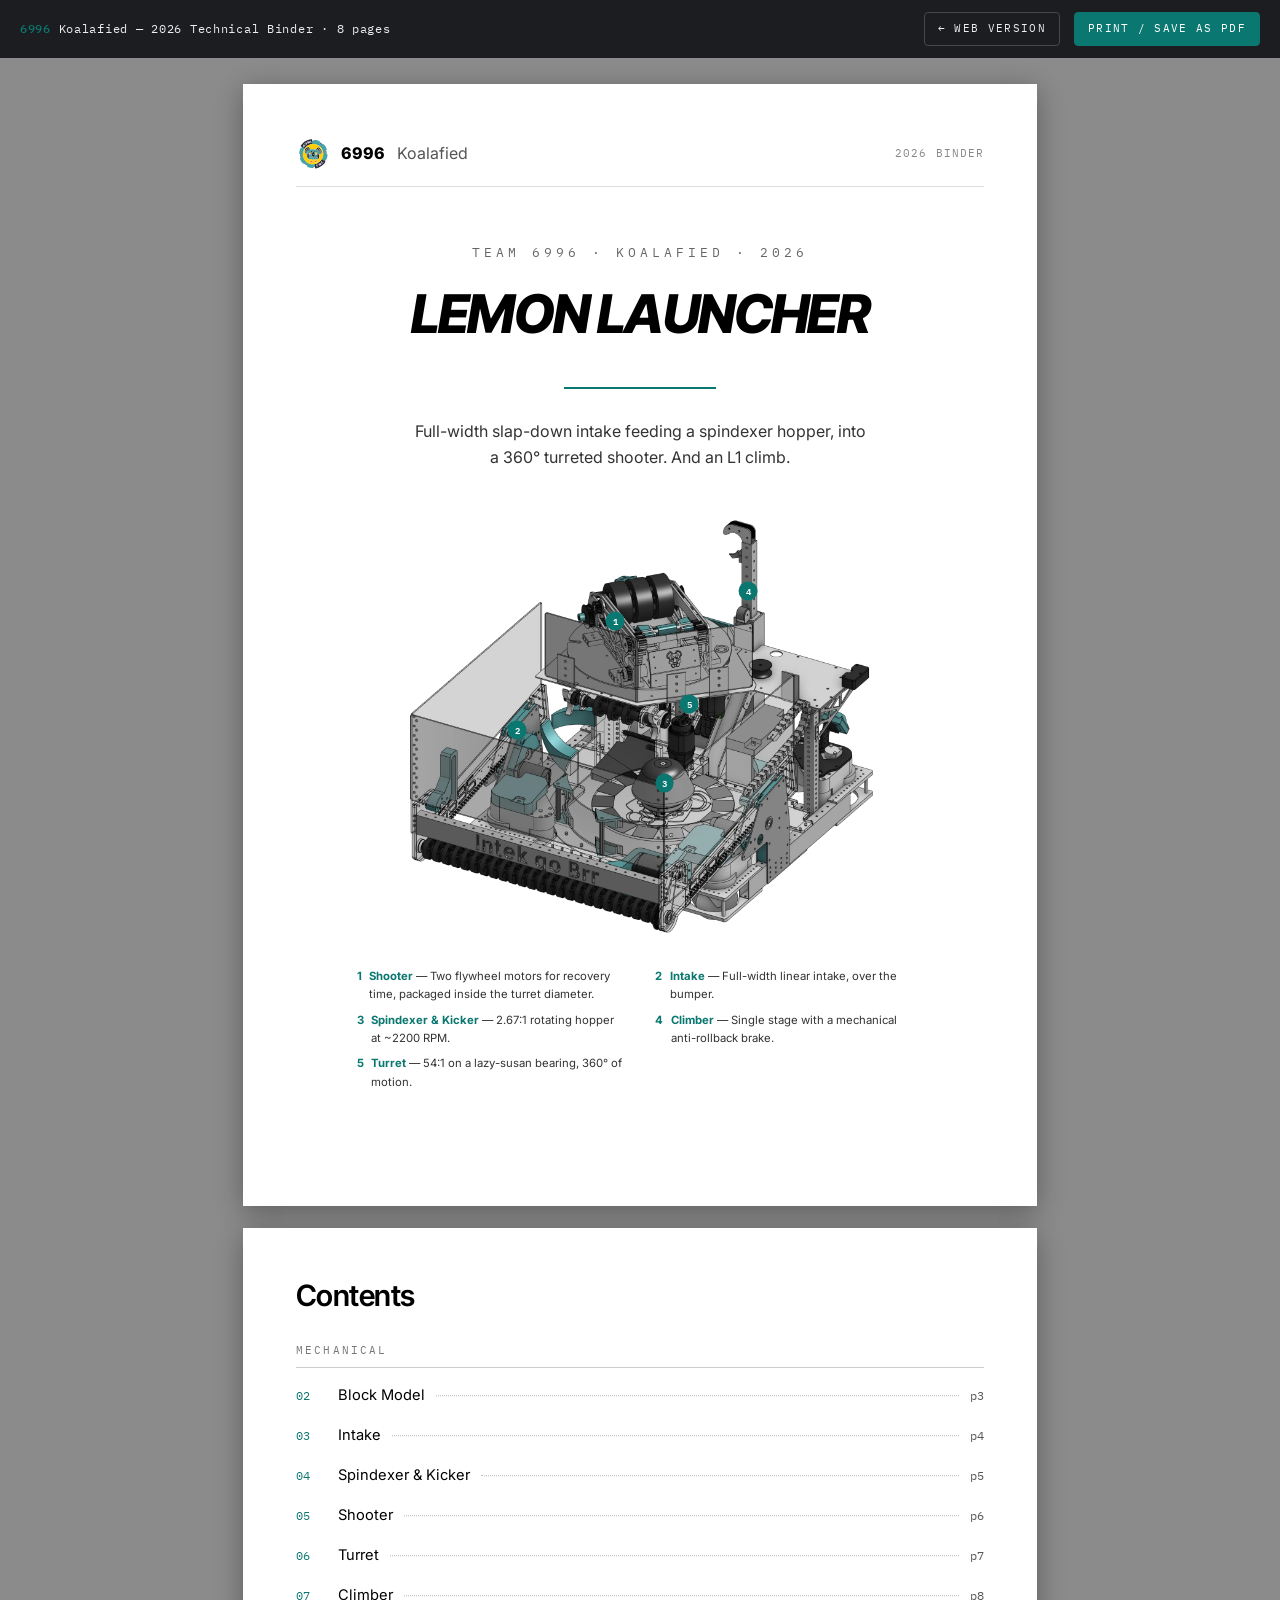
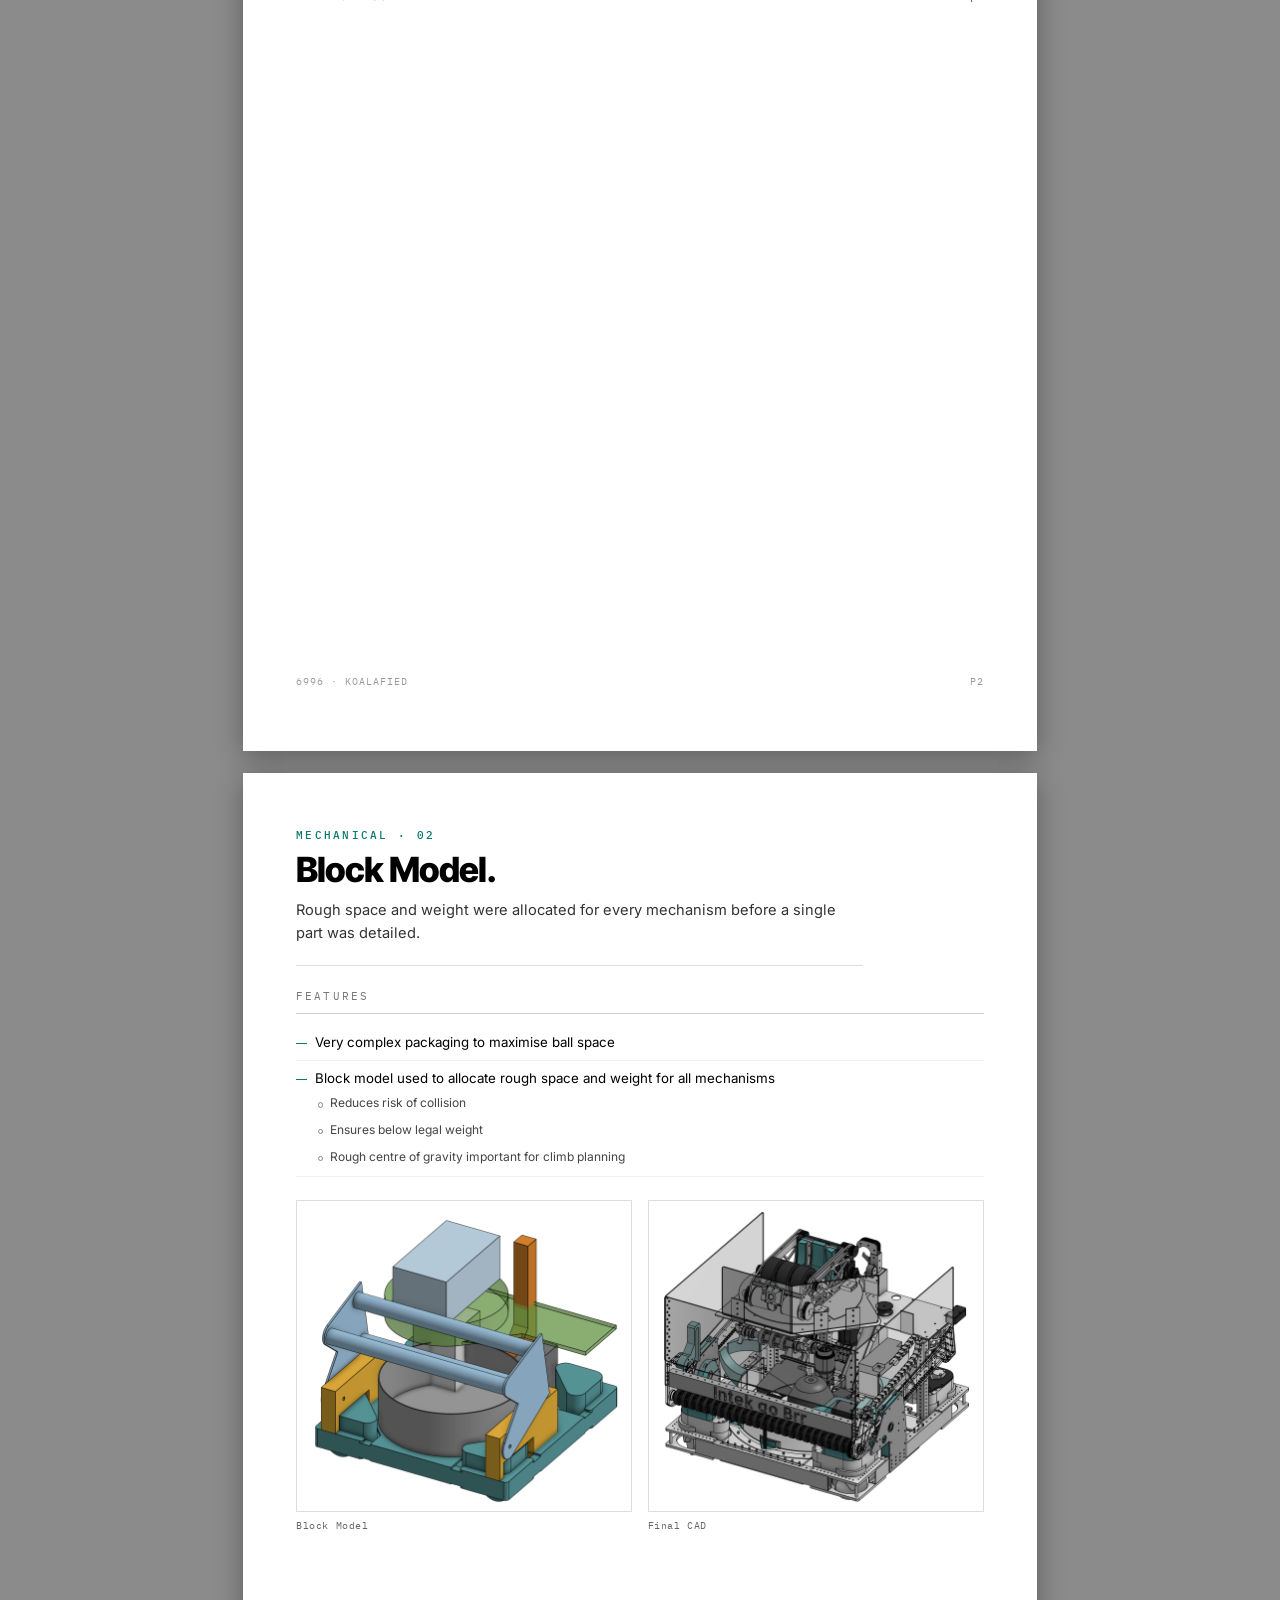
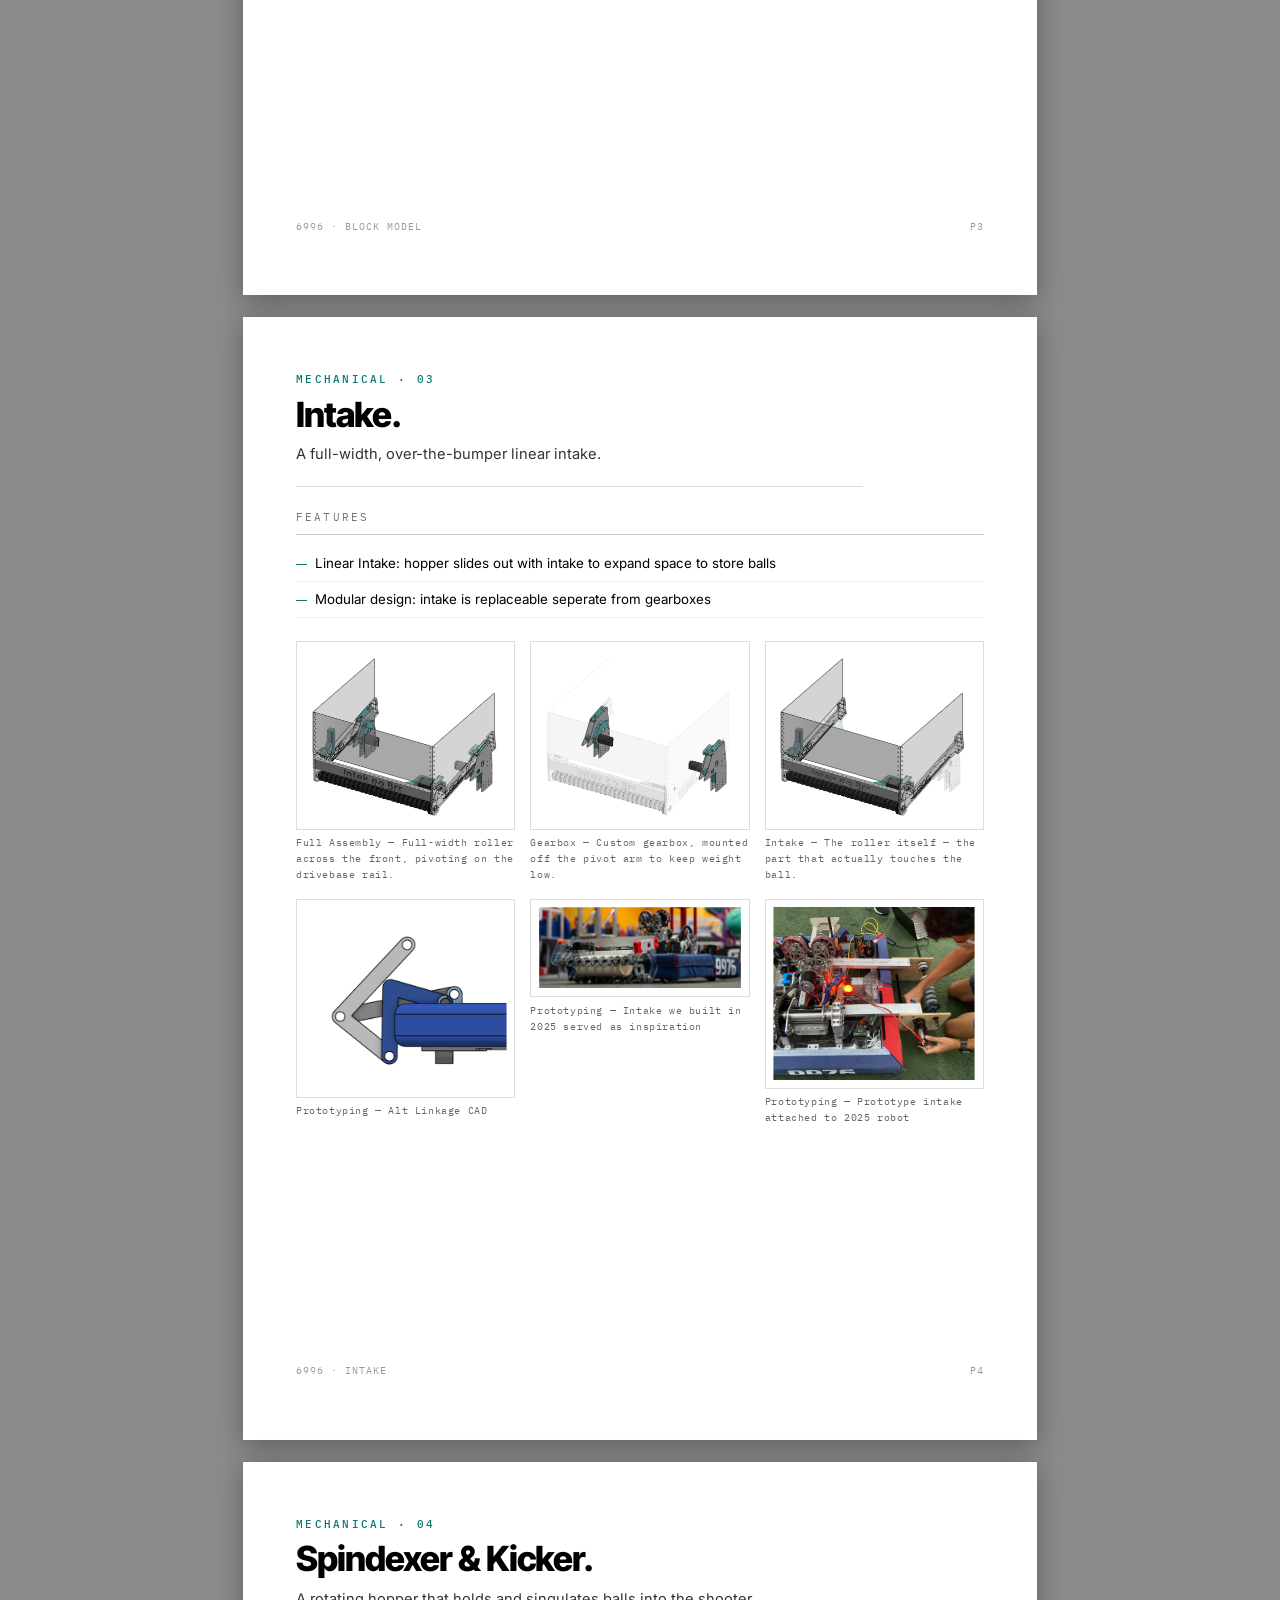
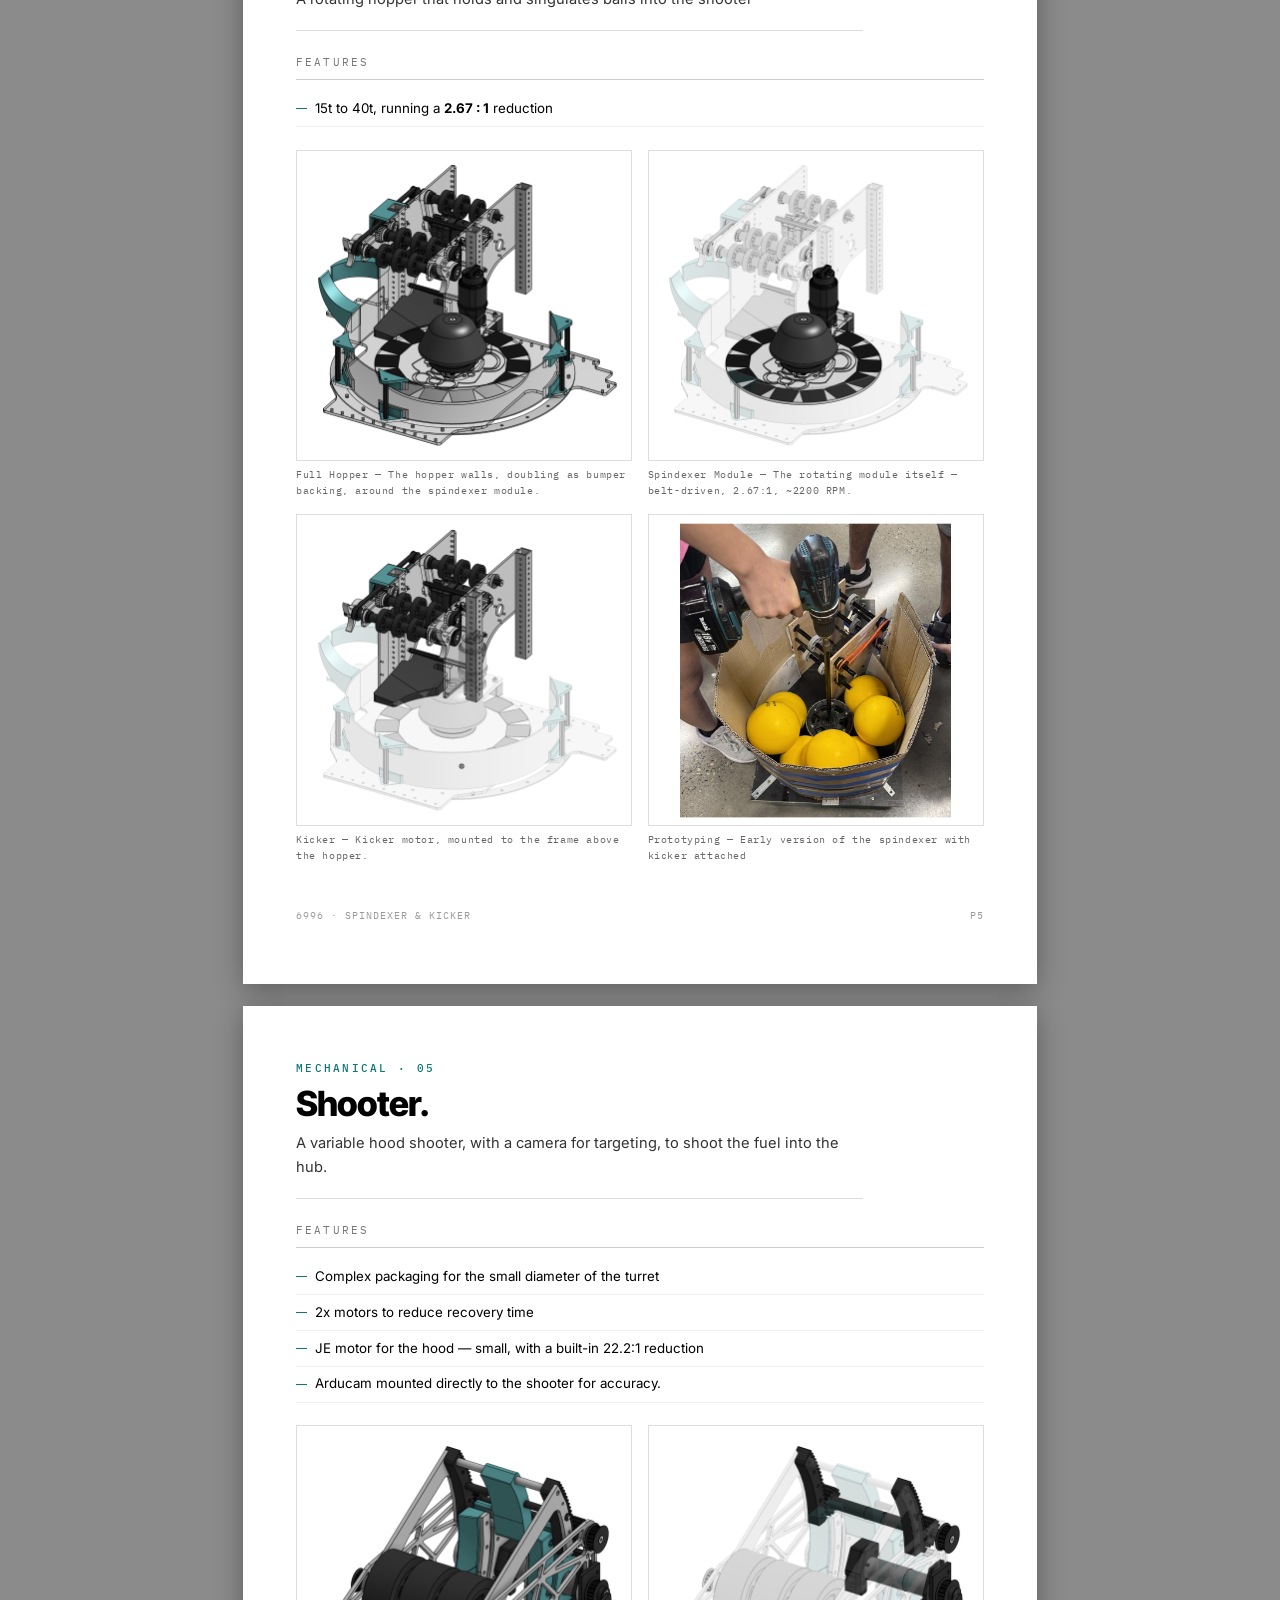
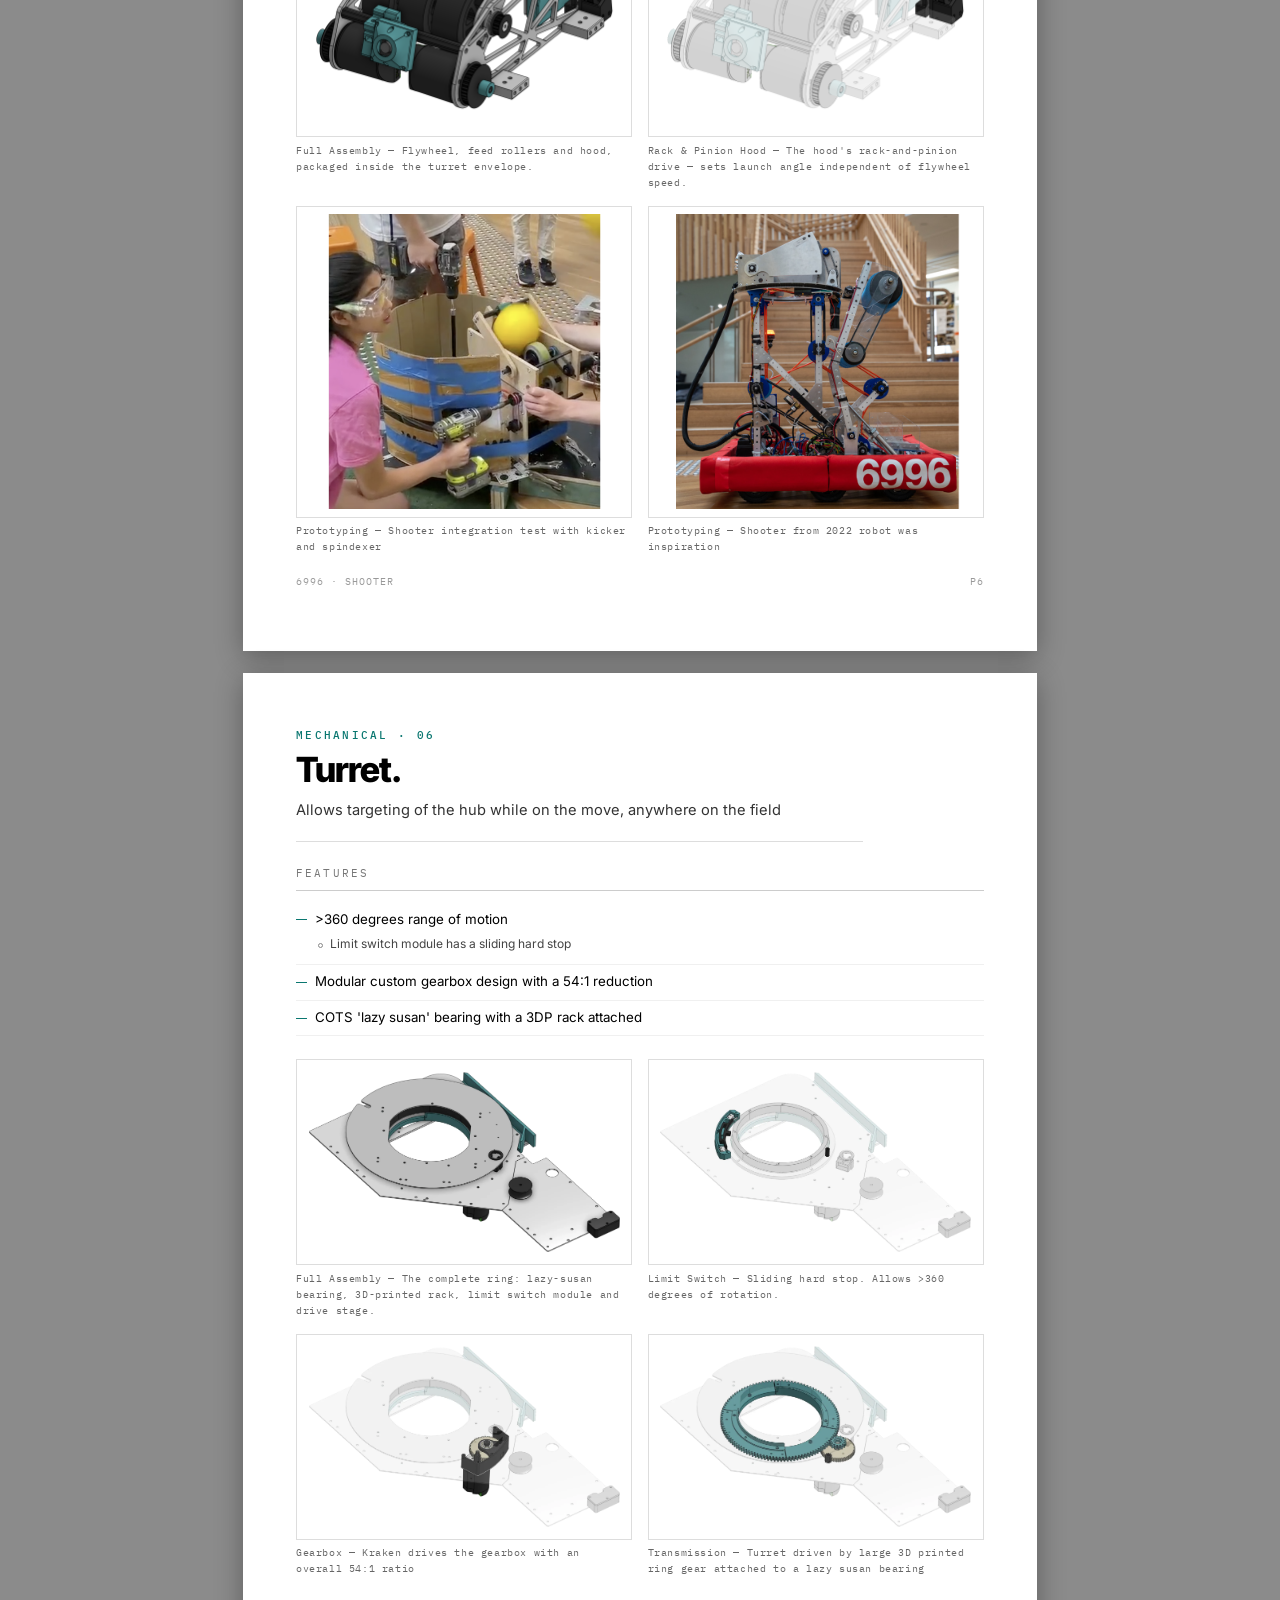
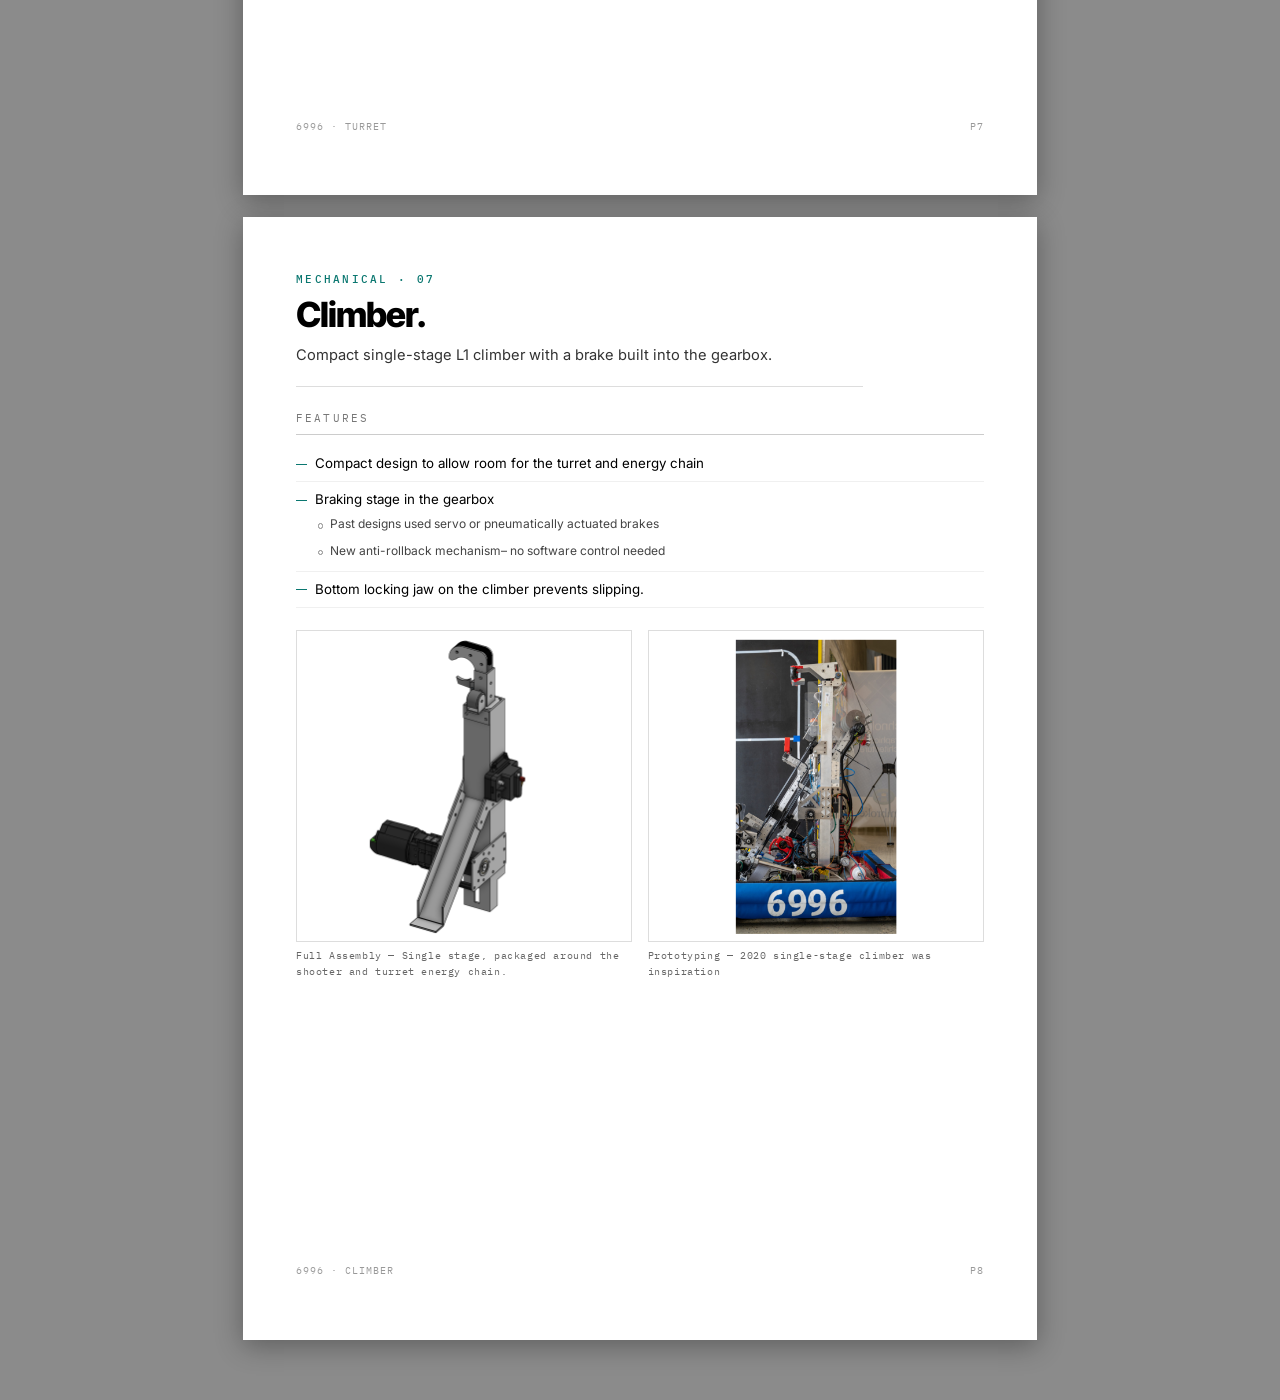
<file: print.html>
<!doctype html>
<html lang="en">
<head>
<meta charset="utf-8">
<meta name="viewport" content="width=device-width, initial-scale=1">
<title>Technical Binder — print</title>
<meta name="color-scheme" content="light">
<link rel="icon" href="assets/img/logo.svg" type="image/svg+xml">
<link rel="alternate icon" href="assets/img/favicon.png">
<link rel="preconnect" href="https://fonts.googleapis.com">
<link rel="preconnect" href="https://fonts.gstatic.com" crossorigin>
<link rel="stylesheet" href="https://fonts.googleapis.com/css2?family=Inter+Tight:ital,wght@0,400;0,600;0,800;1,800&family=Inter:wght@400;500;600&family=IBM+Plex+Mono:wght@400;500;600&display=swap">
<link rel="stylesheet" href="assets/css/binder.css">
<link rel="stylesheet" href="assets/css/print.css">
</head>
<body>
  <div class="toolbar">
    <span id="meta"></span>
    <span class="grow"></span>
    <a href="index.html">← Web version</a>
    <button id="print-btn" type="button">Print / Save as PDF</button>
  </div>
  <div class="sheet-stack" id="stack"></div>

  <script src="content.js"></script>
  <script src="assets/js/print.js"></script>
</body>
</html>
</file>
<file: assets/css/binder.css>
/* ============================================================
   Technical Binder — stylesheet
   Edit design tokens in :root. Everything else derives from them.

   Shared brand system — same four hues as Pit Scout
   (../crispy-doodle/style.css), each tuned for its own theme rather
   than copy-pasted, since a hue that reads well on a dark surface
   often can't pass text contrast on a light one:
     navy   structural anchor. Pit Scout (dark): backgrounds. Here
            (light): body ink — the same hue anchors both ends of the
            light/dark spectrum, just inverted.
     teal   primary interactive accent in both — "this is active /
            selected / yours". Pit Scout also uses it for the
            highlight-team color; here it's nav state, pills, links.
     gold   Pit Scout's primary accent (reads fine on dark surfaces);
            here it's decorative-only (text selection, a hover glow) —
            gold text fails contrast against a light background.
     orange secondary/metadata accent in both — status tags there,
            auxiliary labels (carousel/iteration tags) here. Never
            used for warnings — see --warn below.
   Errors get a dedicated red in both apps, deliberately outside the
   brand hues, so a real error never reads as just another accent.
   ============================================================ */

/* ---- 1. Tokens ------------------------------------------- */

:root {
  --paper:    #fafaf8;          /* near-white, just a hair off pure white */
  --panel:    #ffffff;
  --ink:      #20222f;          /* navy-black, tinted from the logo's navy */
  --ink-2:    #4a4e63;
  --ink-3:    #5f6278;
  --rule:     #e6e6e2;
  --rule-2:   #eeeeeb;
  --accent:   #0a7770;          /* team teal — overridden at runtime by team.accent */
  --accent-soft: color-mix(in srgb, var(--accent) 14%, transparent);
  --accent-2: #204a72;          /* team navy — secondary accent, used sparingly */
  --accent-3: #b8420e;          /* team orange — metadata/tag labels only */
  --pop:      #f0b90b;          /* team gold — decorative fills/highlights only, not text */
  --pop-ink:  #3a2c05;          /* dark text color for use on --pop fills */
  --warn:     #b73528;          /* error/warning red — deliberately not a brand hue */

  --font-display: "Inter Tight", "Helvetica Neue", Arial, sans-serif;
  --font-body:    "Inter", "Helvetica Neue", Arial, sans-serif;
  --font-mono:    "IBM Plex Mono", ui-monospace, SFMono-Regular, Menlo, monospace;

  --measure: 68ch;
  --gutter: clamp(20px, 5vw, 72px);
  --nav-h: 58px;

  color-scheme: light;
}

/* ---- 2. Reset -------------------------------------------- */

*, *::before, *::after { box-sizing: border-box; }

html { -webkit-text-size-adjust: 100%; scroll-behavior: smooth; scroll-padding-top: calc(var(--nav-h) + 16px); }
@media (prefers-reduced-motion: reduce) { html { scroll-behavior: auto; } }

body {
  margin: 0;
  background: var(--paper);
  color: var(--ink);
  font-family: var(--font-body);
  font-size: 16px;
  line-height: 1.6;
  -webkit-font-smoothing: antialiased;
  text-rendering: optimizeLegibility;
}

img { max-width: 100%; display: block; }
a { color: inherit; }
button { font: inherit; color: inherit; }
h1, h2, h3, h4 { margin: 0; font-family: var(--font-display); font-weight: 600; letter-spacing: -0.02em; line-height: 1.05; }
p { margin: 0; }
ul { margin: 0; padding: 0; list-style: none; }

::selection { background: var(--pop); color: var(--pop-ink); }

:focus-visible { outline: 2px solid var(--accent); outline-offset: 3px; border-radius: 2px; }

.skip {
  position: absolute; left: -9999px; top: 0; z-index: 200;
  background: var(--ink); color: var(--paper); padding: 10px 16px;
  font-family: var(--font-mono); font-size: 12px;
}
.skip:focus { left: 8px; top: 8px; }

.wrap { max-width: 1240px; margin: 0 auto; padding-inline: var(--gutter); }

/* Shared type helpers */
.eyebrow {
  font-family: var(--font-mono);
  font-size: 11px;
  font-weight: 500;
  letter-spacing: 0.16em;
  text-transform: uppercase;
  color: var(--accent);
}
.muted { color: var(--ink-2); }
code {
  font-family: var(--font-mono);
  font-size: 0.88em;
  background: var(--rule-2);
  padding: 0.1em 0.36em;
  border-radius: 3px;
}

/* ---- 3. Navigation --------------------------------------- */

.nav {
  position: sticky; top: 0; z-index: 100;
  height: var(--nav-h);
  background: color-mix(in srgb, var(--paper) 86%, transparent);
  backdrop-filter: saturate(180%) blur(14px);
  -webkit-backdrop-filter: saturate(180%) blur(14px);
  border-bottom: 1px solid var(--rule);
}
.nav-in { height: 100%; display: flex; align-items: center; gap: 24px; }

.wordmark {
  display: flex; align-items: baseline; gap: 10px;
  text-decoration: none; flex: none;
}
.wordmark-mark { width: 26px; height: 26px; align-self: center; flex: none; }
.wordmark-a { font-family: var(--font-display); font-weight: 400; font-size: 17px; letter-spacing: 0.06em; }
.wordmark-b { font-family: var(--font-display); font-weight: 800; font-size: 17px; letter-spacing: 0.02em; }
.wordmark-tag {
  font-family: var(--font-mono); font-size: 10px; letter-spacing: 0.18em;
  text-transform: uppercase; color: var(--ink-3);
  padding-left: 10px; border-left: 1px solid var(--rule);
}
.wordmark-tag b { color: var(--accent-2); font-weight: 500; }

.nav-links { display: flex; gap: 4px; margin-left: auto; }
.nav-links a {
  font-size: 13px; text-decoration: none; color: var(--ink-2);
  padding: 6px 11px; border-radius: 4px;
  transition: color .15s, background .15s;
  white-space: nowrap;
}
.nav-links a:hover { color: var(--ink); background: var(--rule-2); }
.nav-links a.is-active { color: var(--ink); }
.nav-links a.is-active::after {
  content: ""; display: block; height: 1.5px; background: var(--accent);
  margin-top: 3px; border-radius: 2px;
}

.nav-tools { display: flex; align-items: center; gap: 6px; flex: none; }
.icon-btn {
  width: 32px; height: 32px; display: grid; place-items: center;
  background: none; border: 1px solid transparent; border-radius: 5px;
  cursor: pointer; color: var(--ink-2);
}
.icon-btn:hover { border-color: var(--rule); color: var(--ink); }
.icon-btn svg { width: 15px; height: 15px; }

/* Contents button: opens the full section list (menu-panel). Shown at every
   width — on wide screens it sits alongside the category links, on narrow
   ones it's the only way to jump to a section since nav-links hides. */

/* External links (team website, CAD): styled like the Reveal/Mechanical
   category links they sit next to, not like the icon buttons — the small
   arrow is enough to show they leave the site, so no underline. */
.nav-links a.nav-external {
  display: inline-flex; align-items: center; gap: 4px;
}
.nav-links a.nav-external svg { width: 12px; height: 12px; flex: none; }

@media (max-width: 940px) {
  .nav-links { display: none; }
  .wordmark-tag { display: none; }
}

/* Slide-down section menu (mobile) */
.menu-panel {
  position: fixed; inset: var(--nav-h) 0 auto 0; z-index: 99;
  background: var(--panel); border-bottom: 1px solid var(--rule);
  max-height: calc(100vh - var(--nav-h)); overflow-y: auto;
  padding: 12px var(--gutter) 24px;
}
.menu-panel[hidden] { display: none !important; }
.menu-group { font-family: var(--font-mono); font-size: 10px; letter-spacing: .16em; text-transform: uppercase; color: var(--ink-3); margin: 16px 0 6px; }
.menu-panel a { display: flex; gap: 12px; padding: 9px 0; text-decoration: none; border-bottom: 1px solid var(--rule-2); font-size: 15px; }
.menu-panel a span:first-child { font-family: var(--font-mono); color: var(--accent); font-size: 12px; padding-top: 3px; }

/* ---- 4. Hero --------------------------------------------- */

.hero { padding: clamp(40px, 7vw, 88px) 0 clamp(24px, 4vw, 56px); }
.hero-meta { text-align: center; }
.hero-title {
  font-size: clamp(2.4rem, 8.5vw, 6.75rem);
  font-weight: 800;
  letter-spacing: -0.045em;
  /* letter-spacing above tightens every character gap, including the one
     around the space — word-spacing adds it back just at word breaks. */
  word-spacing: 0.3em;
  line-height: 0.86;
  margin: 14px 0 0;
  font-style: italic;
}
.hero-sub {
  max-width: 46ch; margin: 22px auto 0;
  color: var(--ink-2); font-size: clamp(15px, 1.6vw, 18px);
}

.hero .wrap { max-width: 1460px; }
.hero-meta { max-width: 1240px; margin-inline: auto; }

.hero-stage {
  position: relative;
  margin-top: clamp(28px, 4vw, 52px);
  display: grid;
  grid-template-columns: minmax(160px, 1fr) minmax(0, 2.7fr) minmax(160px, 1fr);
  gap: clamp(12px, 2.5vw, 40px);
  align-items: center;
}
.hero-figure { grid-column: 2; position: relative; aspect-ratio: var(--ar, 4 / 3); }
.hero-frame {
  position: absolute; inset: 0; width: 100%; height: 100%;
  object-fit: contain; opacity: 0; transition: opacity .28s ease;
  pointer-events: none; /* only the visible frame below should catch clicks */
}
.hero-frame.is-on { opacity: 1; pointer-events: auto; cursor: zoom-in; }
@media (prefers-reduced-motion: reduce) { .hero-frame { transition: none; } }

.hero-lines {
  position: absolute; inset: 0; width: 100%; height: 100%;
  pointer-events: none; overflow: visible; z-index: 1;
}
.hero-lines path { fill: none; stroke: var(--ink-3); stroke-width: 1; opacity: .5; }

.hero-dot {
  position: absolute; width: 9px; height: 9px; margin: -4.5px 0 0 -4.5px;
  border-radius: 50%; background: var(--paper);
  border: 1.5px solid var(--accent); z-index: 3; pointer-events: none;
  transition: transform .2s, box-shadow .2s;
}
.hero-dot.is-lit {
  transform: scale(1.45);
  border-color: var(--pop);
  box-shadow: 0 0 0 6px color-mix(in srgb, var(--pop) 22%, transparent);
}

.hero-rail { display: flex; flex-direction: column; gap: clamp(14px, 3vw, 30px); z-index: 2; }
.hero-rail-l { grid-column: 1; text-align: right; align-items: flex-end; }
.hero-rail-r { grid-column: 3; text-align: left; align-items: flex-start; }

.callout { text-decoration: none; display: block; max-width: 230px; }
.callout-name {
  font-family: var(--font-mono); font-size: 11px; letter-spacing: .14em;
  text-transform: uppercase; color: var(--ink);
  display: block; margin-bottom: 4px;
  transition: color .15s;
}
.callout-blurb { font-size: 12.5px; line-height: 1.45; color: var(--ink-3); }
.callout:hover .callout-name { color: var(--accent); }

@media (max-width: 900px) {
  /* Just the image — no leader lines (nothing for them to point at) and no
     label rail. Highlighting a system is a hover behavior on the rail
     labels, so it isn't reachable here; visitors just get the full robot. */
  .hero-stage { display: flex; flex-direction: column; }
  .hero-lines, .hero-dot, .hero-rail { display: none; }
  /* Every .hero-frame is position:absolute (for the crossfade), so
     .hero-figure has no in-flow content to size itself from — it needs an
     explicit width here, since this flex column doesn't stretch its items
     to fill the cross axis (.hero-stage sets align-items: center above).
     Without this the figure collapses to 0×0 and the image vanishes. */
  .hero-figure { width: 100%; }
}

/* ---- 6. Sections ----------------------------------------- */

.sec { padding: clamp(32px, 5vw, 64px) 0; border-top: 1px solid var(--rule); }
.sec-title {
  font-size: clamp(2.2rem, 6vw, 4.4rem);
  font-weight: 800; letter-spacing: -0.04em;
  margin: 10px 0 0;
}
.sec-thesis { margin-top: 16px; font-size: clamp(16px, 1.8vw, 19px); color: var(--ink-2); max-width: 56ch; }

/* Primary row: title + thesis + Features beside the section's main image
   (or compare view). In the HTML the text comes first — so it still reads
   before the image on narrow screens, and for screen readers regardless of
   width, since they follow DOM order rather than `order` below — and
   `order` is what puts the image on the left once there's room for two
   columns. Falls back to a single column when there's only one child. */
.sec-primary {
  display: grid; grid-template-columns: 1fr;
  gap: clamp(16px, 2.4vw, 32px);
  align-items: start;
}

.sec-primary > .sec-text { order: 1; }
.sec-primary > .media-block { order: 2; }
@media (min-width: 861px) {
  /* Image column is explicitly the big track (1.8fr) and text is
     explicitly the small track (.8fr) — pinned with grid-column so the
     `order` swap below (which moves the image to visually the left)
     can never again flip which element lands in which track. */
  .sec-primary { grid-template-columns: minmax(0, 1.8fr) minmax(0, .8fr); }
  .sec-primary:has(> :only-child) { grid-template-columns: 1fr; }

  .sec-primary > .media-block {
    grid-column: 1; order: 1;
    /* Pins the image (and its pills/caption) while Features scrolls past
       beside it. Only travels as far as the row is tall — on a section
       where the image is taller than the text there's nothing to pin
       against, so it just behaves like a normal static image. */
    position: sticky;
    top: calc(var(--nav-h) + 24px);
  }
  .sec-primary > .sec-text { grid-column: 2; order: 2; }
}

.sec-primary .media-block { margin-top: 0; }
.sec-primary .features { margin-top: clamp(20px, 3vw, 32px); max-width: none; }
.sec-text { min-width: 0; }

.sec-media { margin-top: clamp(26px, 4vw, 44px); display: flex; flex-direction: column; gap: clamp(30px, 4vw, 52px); }
.media-block { min-width: 0; }

figure { margin: 0; }
figcaption {
  margin-top: 10px; font-family: var(--font-mono); font-size: 11px;
  letter-spacing: .06em; color: var(--ink-3);
}
.frame {
  background: none; border: none;
  border-radius: 3px; overflow: hidden;
}
.frame img { width: 100%; cursor: zoom-in; transition: opacity .15s ease; }
.frame img:hover { opacity: .88; }

.video-frame {
  position: relative; width: 100%; aspect-ratio: 16 / 9;
  border-radius: 3px; overflow: hidden; background: var(--ink-4, #111);
}
.video-frame iframe {
  position: absolute; inset: 0; width: 100%; height: 100%; border: 0;
}

.features { margin-top: clamp(30px, 4vw, 52px); max-width: var(--measure); }

.block-label {
  font-family: var(--font-mono); font-size: 10px; font-weight: 500;
  letter-spacing: .18em; text-transform: uppercase; color: var(--ink-3);
  padding-bottom: 8px; border-bottom: 1px solid var(--rule); margin-bottom: 14px;
}

/* Feature list */
.feat > li {
  padding: 11px 0 11px 22px; position: relative;
  border-bottom: 1px solid var(--rule-2);
  font-size: 15.5px;
}
.feat > li::before {
  content: ""; position: absolute; left: 0; top: 21px;
  width: 9px; height: 1.5px; background: var(--accent);
}
.feat ul { margin: 8px 0 0; }
.feat ul li {
  position: relative; padding: 4px 0 4px 18px;
  font-size: 14px; color: var(--ink-2); line-height: 1.5;
}
.feat ul li::before {
  content: ""; position: absolute; left: 2px; top: 12px;
  width: 4px; height: 4px; border-radius: 50%;
  border: 1px solid var(--ink-3);
}

/* ---- 7. Compare slider ----------------------------------- */

.compare-stage {
  position: relative; overflow: hidden; user-select: none;
  background: none; border: none; border-radius: 3px;
}
.compare-stage > img { width: 100%; display: block; }
.compare-top {
  position: absolute; inset: 0;
  clip-path: inset(0 calc(100% - var(--pos, 50%)) 0 0);
  background: var(--paper); /* opaque backstop so a transparent "before" image can't reveal the "after" image stacked beneath it */
}
.compare-top img { width: 100%; height: 100%; object-fit: cover; }

.compare-bar {
  position: absolute; top: 0; bottom: 0; left: var(--pos, 50%);
  width: 2px; background: var(--accent-2); pointer-events: none; z-index: 3;
  transform: translateX(-1px);
}
.compare-grip {
  position: absolute; top: 50%; left: 50%; transform: translate(-50%, -50%);
  width: 34px; height: 34px; border-radius: 50%;
  background: var(--accent-2); color: #fff;
  display: grid; place-items: center;
  font-family: var(--font-mono); font-size: 13px; line-height: 1;
  box-shadow: 0 2px 12px rgba(0,0,0,.28);
}
.compare-range {
  position: absolute; inset: 0; width: 100%; height: 100%;
  margin: 0; opacity: 0; cursor: ew-resize; z-index: 4;
  -webkit-appearance: none; appearance: none; background: none;
}
.compare-range::-webkit-slider-thumb { -webkit-appearance: none; width: 44px; height: 100%; }

/* On a touch device the hit target is a band that follows the divider
   (touch-action: none only within that band) rather than the full image —
   so a finger landing anywhere else on the image scrolls the page as
   normal, and only a touch that starts near the handle grabs it. A mouse
   or trackpad has no scroll-vs-drag conflict, so it keeps the full-width
   "click anywhere to jump" hit target above. */
@media (pointer: coarse) {
  .compare-range {
    left: calc(var(--pos, 50%) - 32px); width: 64px;
    touch-action: none;
  }
}
.compare-range::-moz-range-thumb { width: 44px; height: 100%; border: 0; opacity: 0; }

.compare-tag {
  position: absolute; bottom: 12px; z-index: 3; pointer-events: none;
  font-family: var(--font-mono); font-size: 10px; letter-spacing: .14em;
  text-transform: uppercase;
  background: color-mix(in srgb, var(--paper) 82%, transparent);
  backdrop-filter: blur(6px);
  border: 1px solid var(--rule);
  padding: 5px 9px; border-radius: 3px;
}
.compare-tag-l { left: 12px; }
.compare-tag-r { right: 12px; }

/* ---- 8. Iteration scrubber ------------------------------- */

.iters-stage {
  position: relative; background: none;
  border: none; border-radius: 3px; overflow: hidden;
}
.iters-stage { aspect-ratio: var(--ar, 4 / 3); }
.iters-stage img {
  position: absolute; inset: 0;
  width: 100%; height: 100%; object-fit: contain; padding: 3%;
}
.iter-frame { opacity: 0; transition: opacity .18s ease; pointer-events: none; }
.iter-frame.is-on { opacity: 1; pointer-events: auto; cursor: zoom-in; }
.iter-frame.is-on:hover { opacity: .92; }
@media (prefers-reduced-motion: reduce) { .iter-frame { transition: none; } }

.iter-badge {
  position: absolute; top: 12px; left: 12px; z-index: 2;
  font-family: var(--font-mono); font-size: 11px; font-weight: 600;
  letter-spacing: .1em; color: #fff; background: var(--accent-3);
  padding: 4px 9px; border-radius: 3px;
}

.iters-ctl { margin-top: 14px; display: flex; align-items: center; gap: 12px; }
.step-btn {
  width: 30px; height: 30px; flex: none; border: 1px solid var(--rule);
  background: var(--panel); border-radius: 4px; cursor: pointer;
  display: grid; place-items: center; color: var(--ink-2);
}
.step-btn:hover:not(:disabled) { border-color: var(--accent-2); color: var(--accent-2); }
.step-btn:disabled { opacity: .35; cursor: default; }

.iter-range {
  flex: 1; -webkit-appearance: none; appearance: none;
  background: none; height: 28px; cursor: pointer; margin: 0;
}
.iter-range::-webkit-slider-runnable-track { height: 2px; background: var(--rule); }
.iter-range::-moz-range-track { height: 2px; background: var(--rule); }
.iter-range::-webkit-slider-thumb {
  -webkit-appearance: none; width: 15px; height: 15px; border-radius: 50%;
  background: var(--accent-2); border: 2px solid var(--paper); margin-top: -6.5px;
  box-shadow: 0 0 0 1px var(--accent-2);
}
.iter-range::-moz-range-thumb {
  width: 15px; height: 15px; border-radius: 50%;
  background: var(--accent-2); border: 2px solid var(--paper);
  box-shadow: 0 0 0 1px var(--accent-2);
}

.iter-note {
  margin-top: 12px; padding-top: 12px; border-top: 1px solid var(--rule-2);
  display: flex; gap: 12px; align-items: baseline;
  font-size: 14.5px; color: var(--ink-2); min-height: 3.2em;
}
.iter-note b {
  font-family: var(--font-mono); font-size: 11px; letter-spacing: .1em;
  color: var(--accent-3); flex: none; text-transform: uppercase;
}

/* ---- 8b. Figure grids ------------------------------------ */

.figs { display: grid; gap: clamp(12px, 1.8vw, 20px); }
.figs-2 { grid-template-columns: repeat(2, minmax(0, 1fr)); }
.figs-3 { grid-template-columns: repeat(3, minmax(0, 1fr)); }
.figs .wide { grid-column: 1 / -1; }
@media (max-width: 720px) { .figs-2, .figs-3 { grid-template-columns: 1fr; } }

.figs figure { display: flex; flex-direction: column; }
.figs .frame { flex: 1; display: grid; place-items: center; padding: 10px; }
.figs .frame img { width: 100%; height: auto; }

/* ---- 8c. Highlight views ---------------------------------- */

.hl-stage {
  position: relative; overflow: hidden;
  background: none; border: none; border-radius: 3px;
  aspect-ratio: var(--ar, 4 / 3);
}
.hl-stage img {
  position: absolute; inset: 0;
  width: 100%; height: 100%; object-fit: contain; padding: 3%;
  opacity: 0; transition: opacity .28s ease;
  pointer-events: none; /* only the visible frame below should catch clicks */
}
.hl-stage img.is-on { opacity: 1; pointer-events: auto; cursor: zoom-in; }
.hl-stage img.is-on:hover { opacity: .92; }
@media (prefers-reduced-motion: reduce) { .hl-stage img { transition: none; } }

.hl-pills {
  display: flex; flex-wrap: wrap; gap: 6px;
  margin-top: 12px;
}
.pill {
  font-family: var(--font-mono); font-size: 10.5px; font-weight: 500;
  letter-spacing: .12em; text-transform: uppercase;
  padding: 7px 13px; cursor: pointer;
  background: var(--panel); color: var(--ink-2);
  border: 1px solid var(--rule); border-radius: 100px;
  transition: color .15s, border-color .15s, background .15s;
}
.pill:hover { color: var(--ink); border-color: var(--ink-3); }
.pill[aria-selected="true"] {
  background: var(--accent); border-color: var(--accent); color: #fff;
}

/* ---- 8d. Carousel (Prototyping + Alternate Views) --------- */

/* Multiple items show side by side — as many as fit — and the arrows page
   the strip sideways. Each item's frame is a FIXED height, not matched to
   that image's aspect ratio, so mixed portrait/landscape photos sit flush
   in a row instead of resizing the row around whichever one is showing. */
.carousel { position: relative; }

.carousel-track {
  display: flex; gap: 14px;
  overflow-x: auto; scroll-snap-type: x mandatory;
  scroll-padding-left: 2px;
  scrollbar-width: none;
}
.carousel-track::-webkit-scrollbar { display: none; }
.carousel.is-single .carousel-track { overflow-x: visible; }

.carousel-item {
  flex: 0 0 clamp(200px, 27vw, 300px); scroll-snap-align: start;
  min-width: 0;
}
.carousel.is-single .carousel-item { flex-basis: min(100%, 420px); }

.carousel-frame {
  height: clamp(190px, 20vw, 260px);
  background: none; border: none; border-radius: 3px;
  display: grid; place-items: center; overflow: hidden;
}
.carousel-frame img {
  width: 100%; height: 100%; object-fit: contain; padding: 6%;
  cursor: zoom-in; transition: opacity .15s ease;
}
.carousel-frame img:hover { opacity: .88; }

.carousel-cap { margin-top: 9px; font-size: 13.5px; color: var(--ink-2); line-height: 1.4; }
.carousel-cap b {
  display: block;
  font-family: var(--font-mono); font-size: 10px; font-weight: 500;
  letter-spacing: .1em; text-transform: uppercase; color: var(--accent-3);
  margin-bottom: 2px;
}

.carousel-nav {
  position: absolute; top: calc(clamp(190px, 20vw, 260px) / 2); z-index: 2;
  transform: translateY(-50%);
  width: 36px; height: 36px; border-radius: 50%;
  background: color-mix(in srgb, var(--panel) 88%, transparent);
  backdrop-filter: blur(4px);
  border: 1px solid var(--rule); color: var(--ink-2);
  display: grid; place-items: center; cursor: pointer;
  transition: color .15s, border-color .15s, opacity .15s;
}
.carousel-nav:hover { color: var(--accent-2); border-color: var(--accent-2); }
.carousel-nav:disabled { opacity: 0; pointer-events: none; }
.carousel-prev { left: -14px; }
.carousel-next { right: -14px; }
@media (max-width: 640px) { .carousel-prev { left: 4px; } .carousel-next { right: 4px; } }

/* ---- 9. Card grid (software tools etc.) ------------------ */

.cards {
  display: grid; grid-template-columns: repeat(auto-fill, minmax(260px, 1fr));
  gap: clamp(16px, 2.4vw, 28px);
}
.card {
  background: var(--panel); border: 1px solid var(--rule);
  border-radius: 3px; overflow: hidden; text-decoration: none;
  display: flex; flex-direction: column;
  transition: border-color .15s, transform .15s;
}
a.card:hover { border-color: var(--accent); transform: translateY(-2px); }
.card img { width: 100%; background: var(--panel); border-bottom: 1px solid var(--rule); }
.card-body { padding: 15px 16px 18px; }
.card h4 { font-size: 17px; font-weight: 600; }
.card p { margin-top: 6px; font-size: 13.5px; color: var(--ink-3); line-height: 1.5; }
.card-go { margin-top: 10px; font-family: var(--font-mono); font-size: 10px; letter-spacing: .14em; text-transform: uppercase; color: var(--accent); }

/* ---- 9b. Lightbox ------------------------------------------ */

/* One overlay, reused for every clickable image on the page (see
   wireLightbox in binder.js). Sits above the nav (z-index 100). */
.lightbox {
  position: fixed; inset: 0; z-index: 500;
  display: grid; place-items: center; padding: clamp(20px, 5vw, 64px);
  background: rgba(8, 8, 9, .86); backdrop-filter: blur(3px);
  opacity: 0; transition: opacity .18s ease;
  cursor: zoom-out;
  /* Tied to is-open (not [hidden]) so the fading-out overlay releases
     clicks the instant closing starts, not ~180ms later once the fade
     finishes and JS finally sets [hidden]. */
  pointer-events: none;
}
.lightbox.is-open { opacity: 1; pointer-events: auto; }
.lightbox[hidden] { display: none; }
@media (prefers-reduced-motion: reduce) { .lightbox { transition: none; } }

.lightbox figure {
  margin: 0; max-width: 100%; max-height: 100%;
  display: flex; flex-direction: column; align-items: center;
  transform: scale(.97); transition: transform .18s ease;
}
.lightbox.is-open figure { transform: scale(1); }
@media (prefers-reduced-motion: reduce) { .lightbox figure { transition: none; } }

.lightbox img {
  max-width: 100%; max-height: 78vh; object-fit: contain;
  border-radius: 4px; box-shadow: 0 24px 64px rgba(0, 0, 0, .45);
  cursor: default;
}

.lightbox figcaption {
  margin-top: 16px; max-width: 62ch; text-align: center;
  font-size: 14px; line-height: 1.5; color: #e8e7e3;
}
.lightbox figcaption:empty { display: none; }
.lightbox figcaption b {
  display: block;
  font-family: var(--font-mono); font-size: 11px; font-weight: 500;
  letter-spacing: .1em; text-transform: uppercase; color: #fff;
  margin-bottom: 4px;
}

.lightbox-close {
  position: fixed; top: clamp(14px, 3vw, 28px); right: clamp(14px, 3vw, 28px);
  z-index: 1;
  width: 40px; height: 40px; border-radius: 50%;
  background: rgba(255, 255, 255, .08); border: 1px solid rgba(255, 255, 255, .2);
  color: #fff; display: grid; place-items: center; cursor: pointer;
  transition: background .15s, border-color .15s;
}
.lightbox-close:hover { background: rgba(255, 255, 255, .16); border-color: rgba(255, 255, 255, .4); }

/* ---- 9b. Sponsors ------------------------------------------ */

/* Two sponsor moments, matching the main site's quiet banner: one right
   under the hero (no label), one near the footer (labelled). Same row
   layout and logo size in both places — the binder doesn't need the main
   site's bigger, tiered "Our Sponsors" section. */

.sponsors {
  border-top: 1px solid var(--rule);
  padding: 48px 0 32px;
  text-align: center;
}
.sponsors-label {
  font-family: var(--font-mono); font-size: 11px;
  letter-spacing: .08em; text-transform: uppercase; color: var(--ink-3);
  margin-bottom: 28px;
}
.sponsor-banner-row {
  display: flex; flex-wrap: wrap; align-items: center; justify-content: center;
  gap: 18px 34px;
}
.sponsor-logo {
  height: 26px; max-width: 104px;
  width: auto; object-fit: contain;
  filter: grayscale(1) opacity(.7);
  transition: filter .15s;
}
.sponsor-logo:hover { filter: none; }

.sponsors-hero {
  border-top: none; padding: 32px 0 0; margin-top: 8px;
}

/* ---- 10. Footer ------------------------------------------ */

.foot {
  border-top: 1px solid var(--rule);
  padding: 40px 0 56px;
  display: flex; flex-wrap: wrap; gap: 16px 32px;
  align-items: baseline; justify-content: space-between;
  font-family: var(--font-mono); font-size: 11px;
  letter-spacing: .08em; text-transform: uppercase; color: var(--ink-3);
}
.foot a { color: var(--ink-3); }
.foot a:hover { color: var(--accent); }

/* ---- 11. Error banner ------------------------------------ */

.boom {
  margin: 40px auto; max-width: 640px; padding: 20px 24px;
  border: 1px solid var(--warn); border-left-width: 3px;
  background: var(--panel); font-family: var(--font-mono); font-size: 13px;
}
.boom h2 { font-family: var(--font-mono); font-size: 13px; margin-bottom: 8px; color: var(--warn); }

/* ---- 12. Print ------------------------------------------- */

@media print {
  :root { --paper: #fff; --ink: #000; --ink-2: #333; --ink-3: #666; --rule: #bbb; --rule-2: #ddd; }
  .nav, .menu-panel, .iters-ctl, .compare-range, .compare-bar, .skip, .lightbox { display: none !important; }
  body { font-size: 10.5pt; }
  .sec { padding: 18pt 0; break-inside: avoid; break-before: page; }
  .hero { padding: 0 0 18pt; }
  .hero-title { font-size: 42pt; }
  a { text-decoration: none; }
  .iter-frame { opacity: 1 !important; position: static !important; }
}
</file>
<file: assets/css/print.css>
/* ============================================================
   Print binder — paper layout.
   Loads after binder.css and overrides it for a document feel.
   ============================================================ */

@page { size: A4 portrait; margin: 14mm 14mm 16mm; }

:root { --paper: #fff; --panel: #fff; color-scheme: light; }

body { background: #8b8b8b; }

.toolbar {
  position: sticky; top: 0; z-index: 10;
  display: flex; align-items: center; gap: 14px;
  padding: 12px 20px;
  background: #1c1d20; color: #eee;
  font-family: var(--font-mono); font-size: 12px; letter-spacing: .06em;
}
.toolbar b { color: var(--accent); font-weight: 500; }
.toolbar .grow { flex: 1; }
.toolbar a, .toolbar button {
  font-family: var(--font-mono); font-size: 11px; letter-spacing: .12em;
  text-transform: uppercase; color: #eee; background: none;
  border: 1px solid #45474d; border-radius: 4px;
  padding: 7px 13px; cursor: pointer; text-decoration: none;
}
.toolbar button { background: var(--accent); border-color: var(--accent); color: #fff; }

.sheet-stack { padding: 26px 0 60px; display: flex; flex-direction: column; align-items: center; gap: 22px; }

.sheet {
  width: 210mm; min-height: 297mm;
  padding: 14mm 14mm 16mm;
  background: #fff; color: #000;
  box-shadow: 0 6px 26px rgba(0,0,0,.32);
  display: flex; flex-direction: column;
}

/* Cover */
.cover { text-align: center; }

/* Small header bar, same idea as the website nav wordmark — logo stays
   compact instead of dominating the page. */
.cover-head {
  display: flex; align-items: center; gap: 3mm; text-align: left;
  padding-bottom: 4mm; margin-bottom: auto; border-bottom: 1px solid #ddd;
}
.cover-head .logo { width: 9mm; height: 9mm; }
.cover-head .n { font-weight: 800; }
.cover-head .name { color: #555; }
.cover-head .tag {
  margin-left: auto; font-family: var(--font-mono); font-size: 8pt;
  letter-spacing: .1em; text-transform: uppercase; color: #888;
}

.cover-body {
  flex: 1; display: flex; flex-direction: column;
  align-items: center; justify-content: center;
}
.cover-body .kicker { font-family: var(--font-mono); font-size: 10pt; letter-spacing: .3em; text-transform: uppercase; color: #666; }
.cover-body h1 { font-size: 40pt; font-weight: 800; font-style: italic; letter-spacing: -.03em; margin: 6mm 0 4mm; }
.cover-body .sub { font-size: 12pt; color: #333; max-width: 120mm; }
.cover-body .rule { width: 40mm; height: 2px; background: var(--accent); margin: 8mm 0; }

.cover-hero-wrap { position: relative; width: 130mm; max-width: 100%; margin-top: 10mm; }
.cover-hero-wrap .cover-hero { width: 100%; display: block; }
.cover-hero-dot {
  position: absolute; transform: translate(-50%, -50%);
  width: 5mm; height: 5mm; border-radius: 50%;
  background: var(--accent); color: #fff;
  font-family: var(--font-mono); font-size: 7pt; font-weight: 600;
  display: flex; align-items: center; justify-content: center;
}
.cover-legend {
  display: grid; grid-template-columns: 1fr 1fr; gap: 2mm 8mm;
  margin-top: 6mm; width: 150mm; max-width: 100%;
  text-align: left; font-size: 8.5pt; color: #333;
}
.cover-legend .item { display: flex; gap: 2mm; }
.cover-legend .item b { color: var(--accent); flex: none; }

/* Table of contents */
.p-toc h2 { font-size: 22pt; margin-bottom: 8mm; }
.p-toc .grp { font-family: var(--font-mono); font-size: 8pt; letter-spacing: .2em; text-transform: uppercase; color: #777; margin: 7mm 0 2mm; border-bottom: 1px solid #ccc; padding-bottom: 2mm; }
.p-toc .row { display: flex; align-items: baseline; gap: 3mm; padding: 2.2mm 0; font-size: 11pt; }
.p-toc .row .n { font-family: var(--font-mono); font-size: 9pt; color: var(--accent); width: 8mm; }
.p-toc .row .d { flex: 1; border-bottom: 1px dotted #bbb; transform: translateY(-1mm); }
.p-toc .row .pg { font-family: var(--font-mono); font-size: 9pt; color: #555; }

/* Section pages */
.p-sec .eyebrow { font-size: 8.5pt; letter-spacing: .2em; }
.p-sec h2 { font-size: 26pt; font-weight: 800; letter-spacing: -.03em; margin: 2mm 0 3mm; }
.p-sec .thesis { font-size: 11pt; color: #333; max-width: 150mm; padding-bottom: 5mm; border-bottom: 1px solid #ddd; }

.p-cols { display: grid; grid-template-columns: 52mm 1fr; gap: 8mm; margin-top: 6mm; }
.p-cols.solo { grid-template-columns: 1fr; }
.p-lab { font-family: var(--font-mono); font-size: 8pt; letter-spacing: .2em; text-transform: uppercase; color: #777; border-bottom: 1px solid #ccc; padding-bottom: 2mm; margin-bottom: 3mm; }

.p-feat > li { position: relative; padding: 1.8mm 0 1.8mm 5mm; font-size: 10pt; border-bottom: 1px solid #f0f0f0; }
.p-feat > li::before { content: ""; position: absolute; left: 0; top: 4.6mm; width: 3mm; height: 1px; background: var(--accent); }
.p-feat ul li { position: relative; padding: 1mm 0 1mm 4mm; font-size: 9pt; color: #444; }
.p-feat ul li::before { content: ""; position: absolute; left: .8mm; top: 3.4mm; width: 1.4mm; height: 1.4mm; border-radius: 50%; border: .5px solid #888; }

.p-figs { display: grid; gap: 4mm; margin-top: 6mm; }
.p-figs.c2 { grid-template-columns: 1fr 1fr; }
.p-figs.c3 { grid-template-columns: 1fr 1fr 1fr; }
.p-figs .wide { grid-column: 1 / -1; }
.p-figs figure { margin: 0; }
.p-figs .box { background: #fff; border: 1px solid #ddd; padding: 2mm; display: grid; place-items: center; }
.p-figs .box img { max-height: 78mm; width: auto; max-width: 100%; }
.p-figs .wide .box img { max-height: 100mm; }
.p-figs figcaption { font-family: var(--font-mono); font-size: 7.5pt; color: #666; margin-top: 1.5mm; }

.p-foot { margin-top: auto; padding-top: 5mm; display: flex; justify-content: space-between;
  font-family: var(--font-mono); font-size: 7.5pt; letter-spacing: .1em; text-transform: uppercase; color: #999; }

@media print {
  body { background: #fff; }
  .toolbar { display: none !important; }
  .sheet-stack { padding: 0; gap: 0; display: block; }
  .sheet { width: auto; min-height: 0; padding: 0; box-shadow: none; break-after: page; }
  .sheet:last-child { break-after: auto; }
  .cover { min-height: 250mm; }
}
</file>
